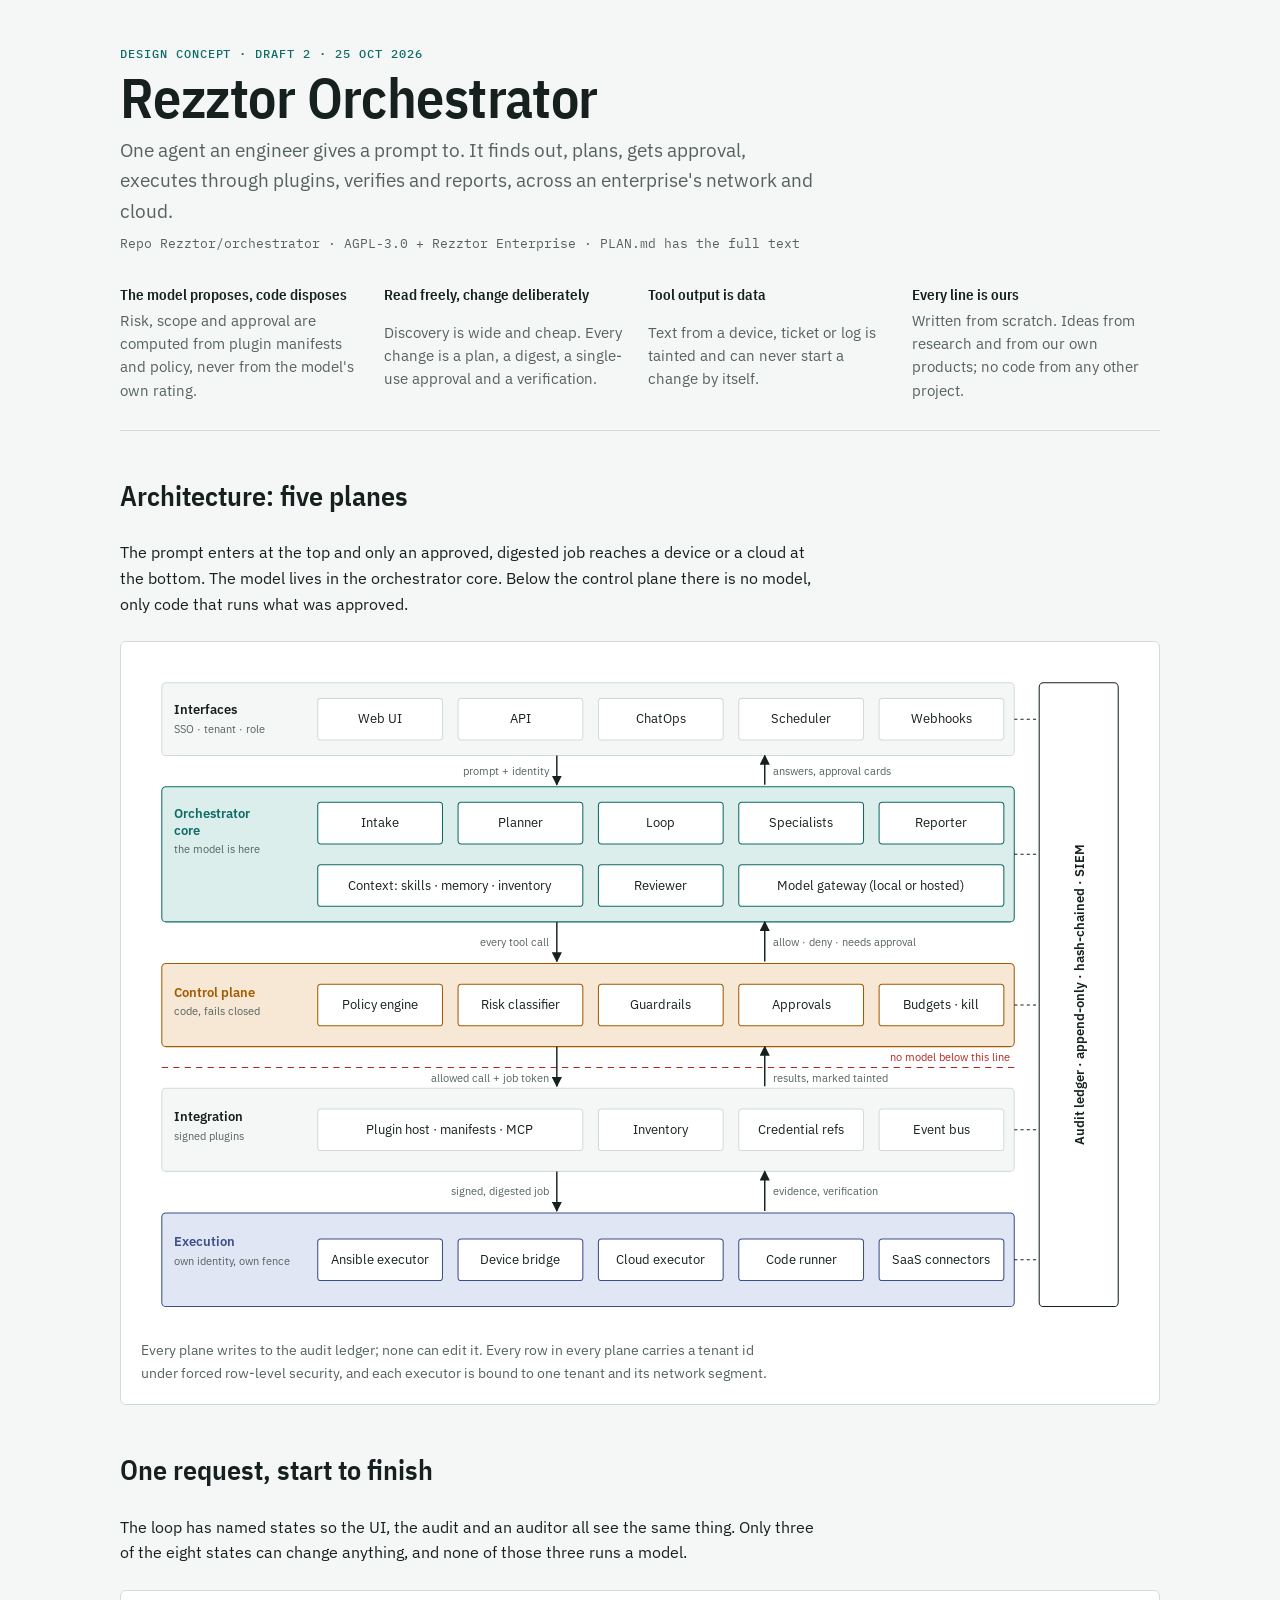
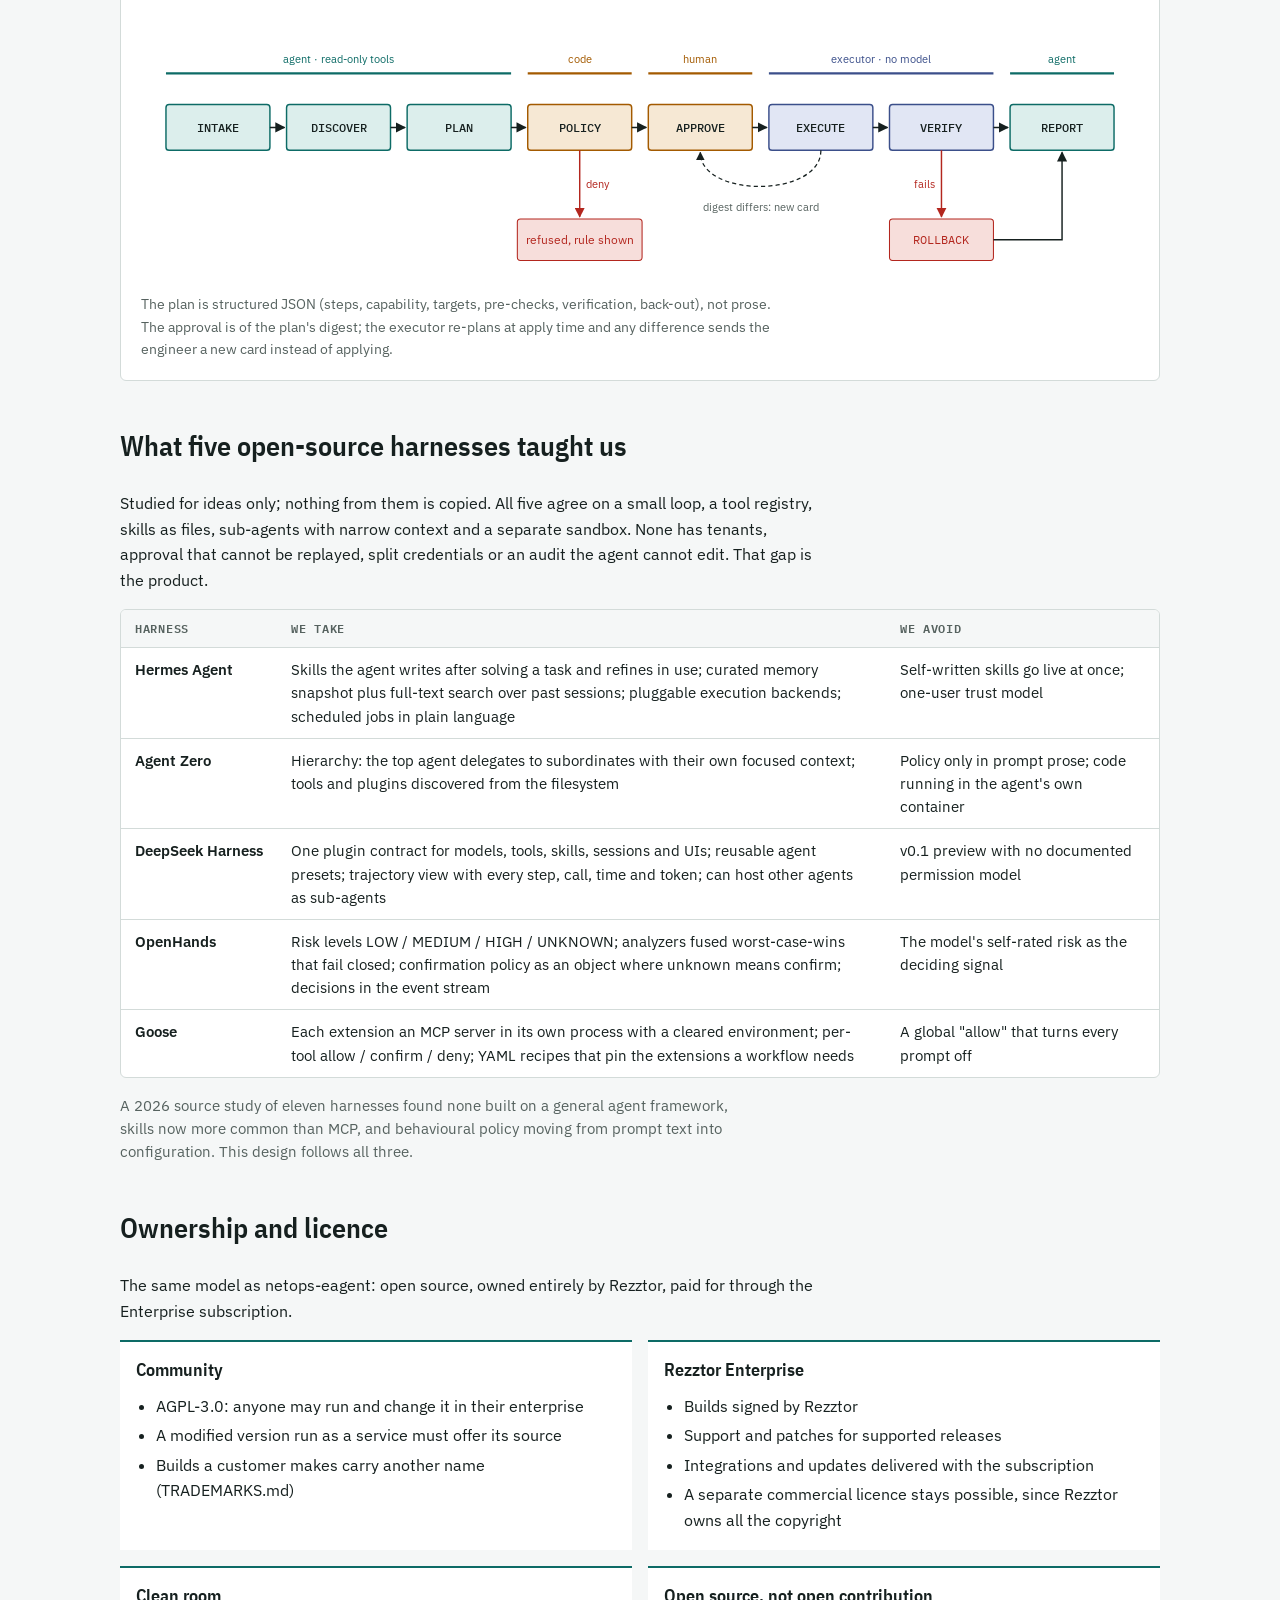
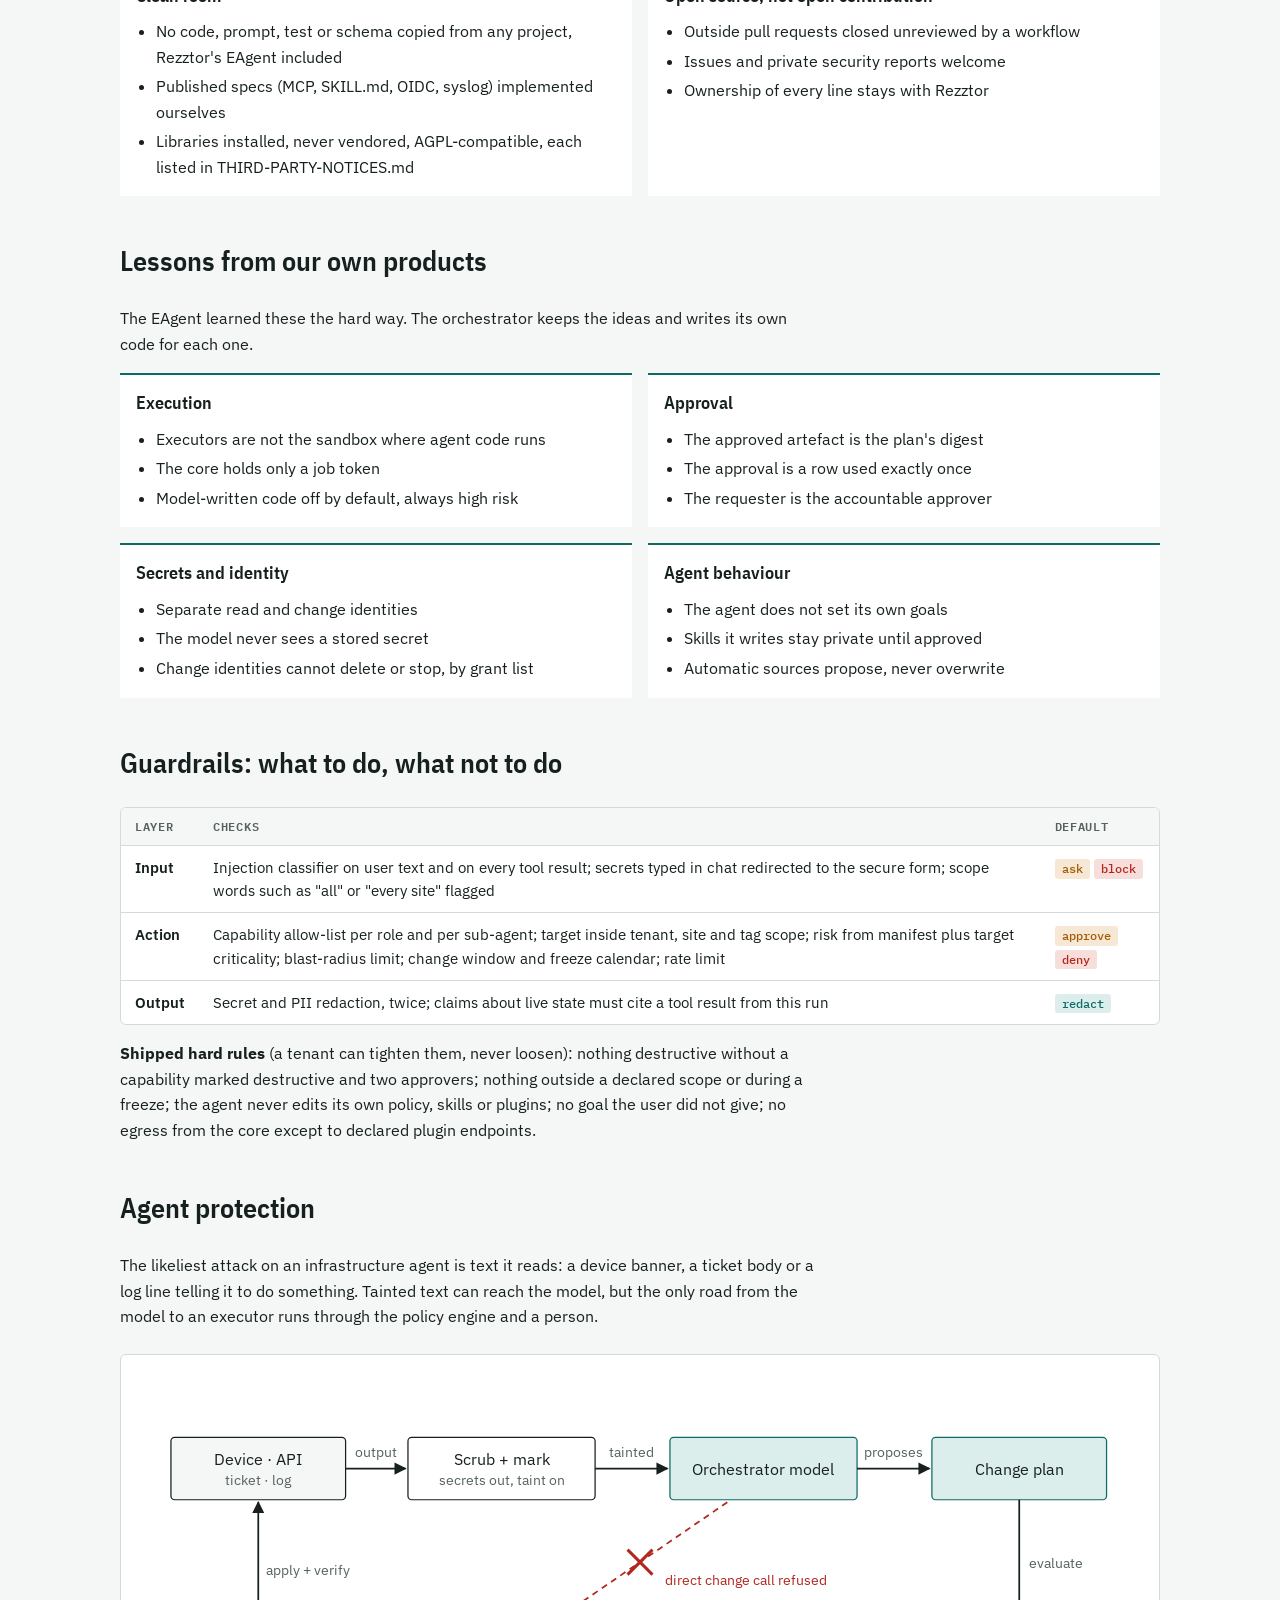
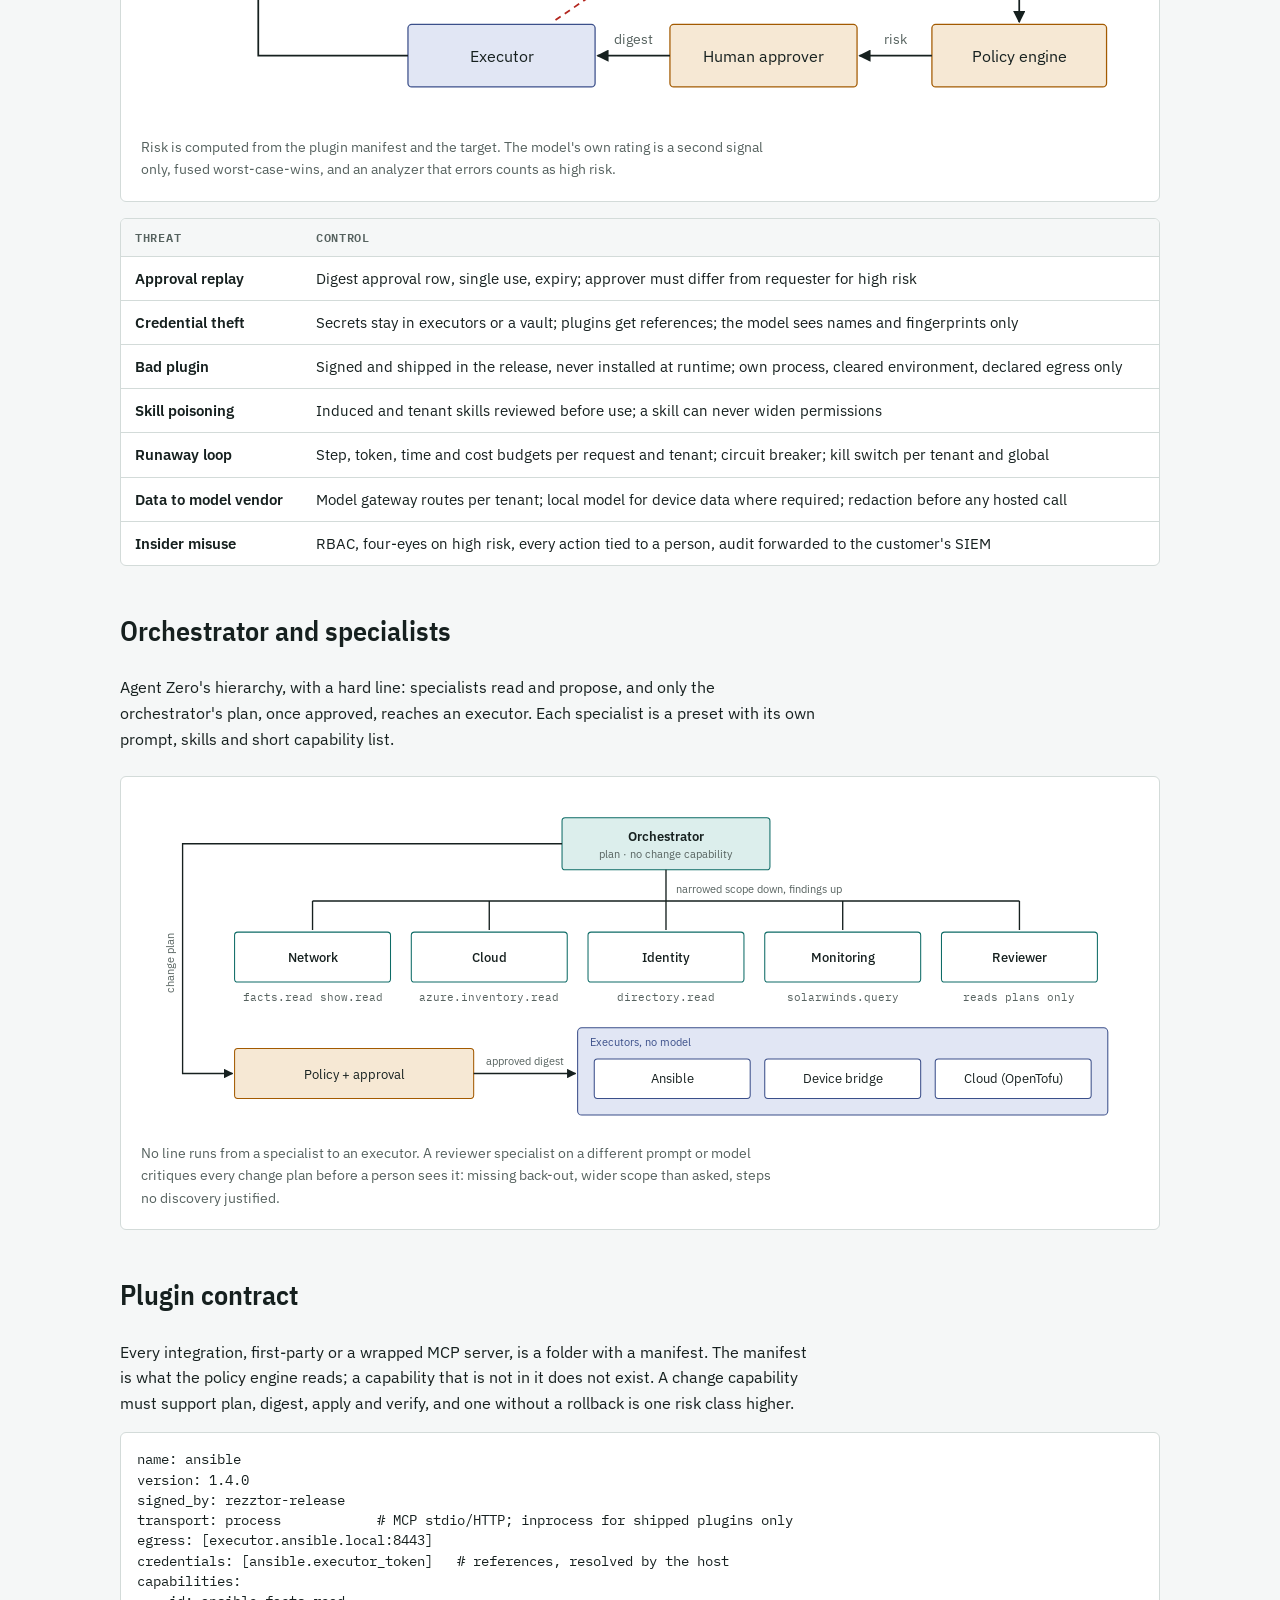
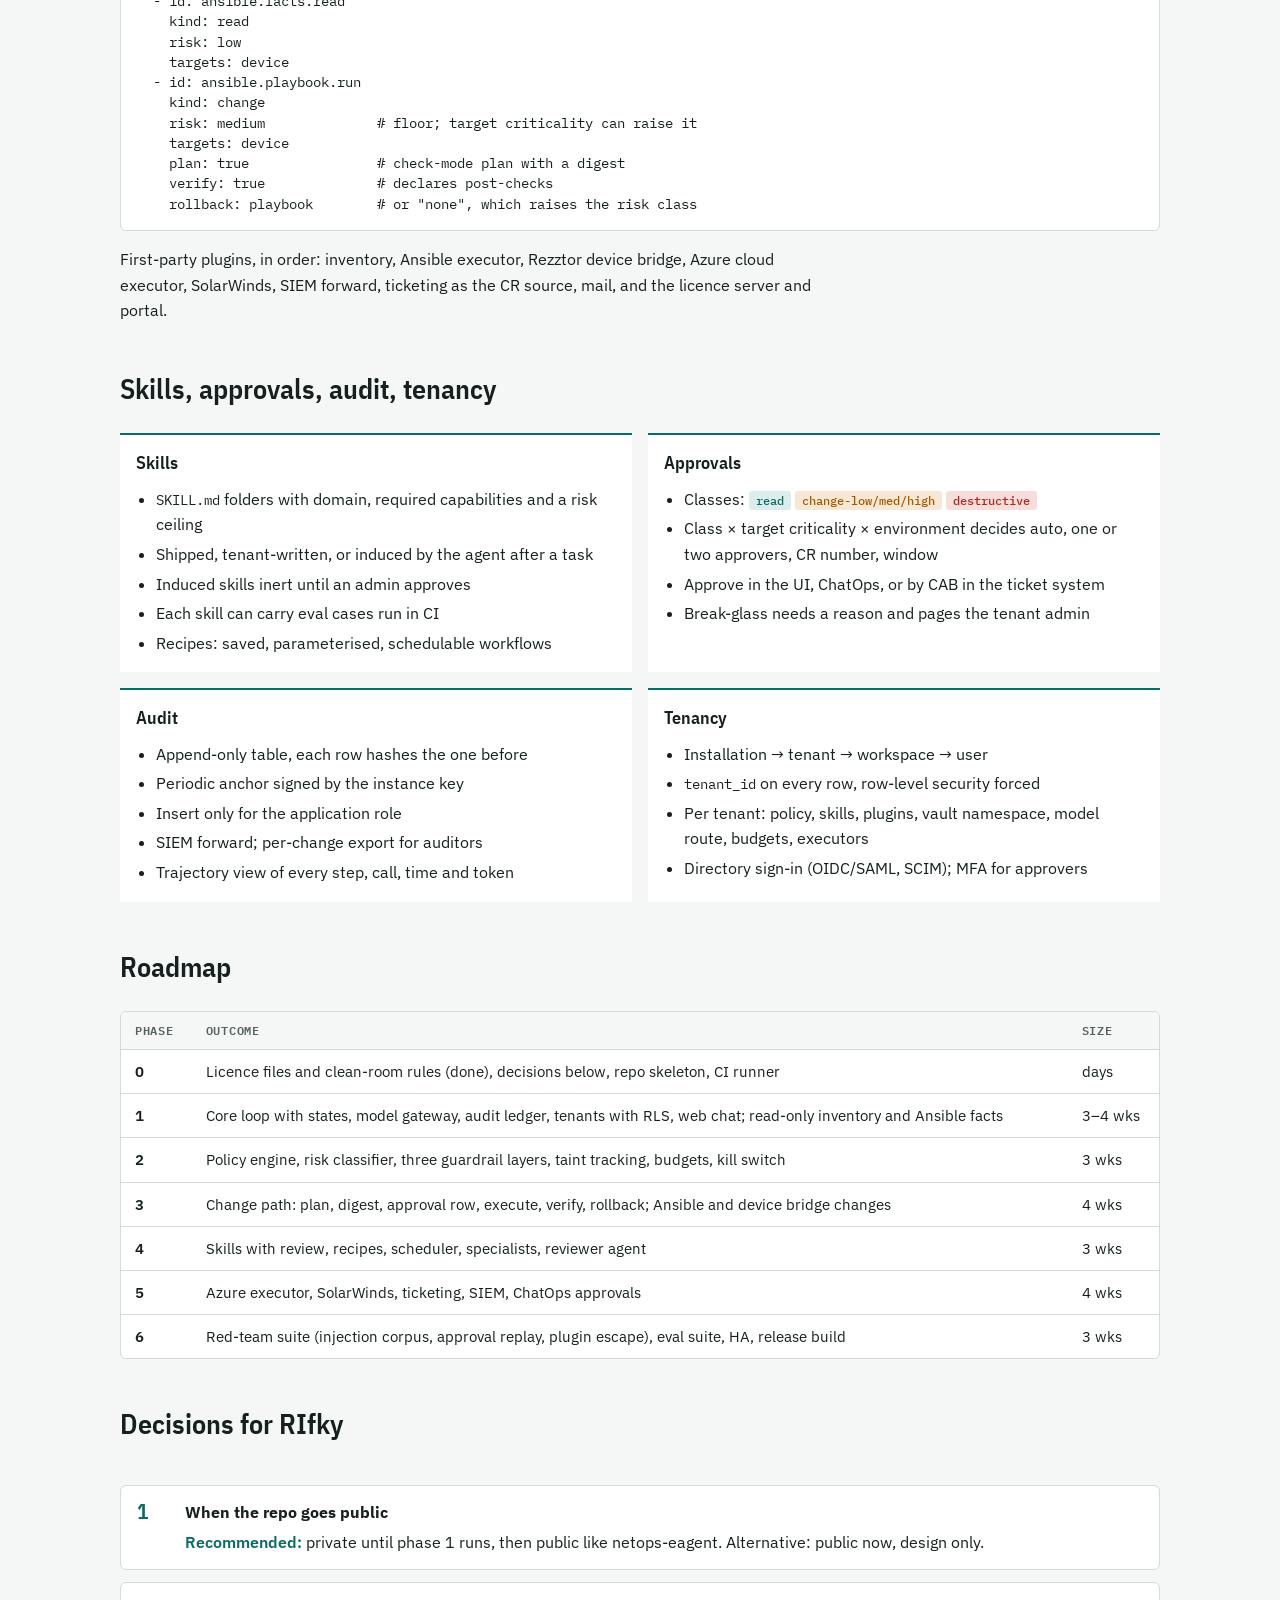
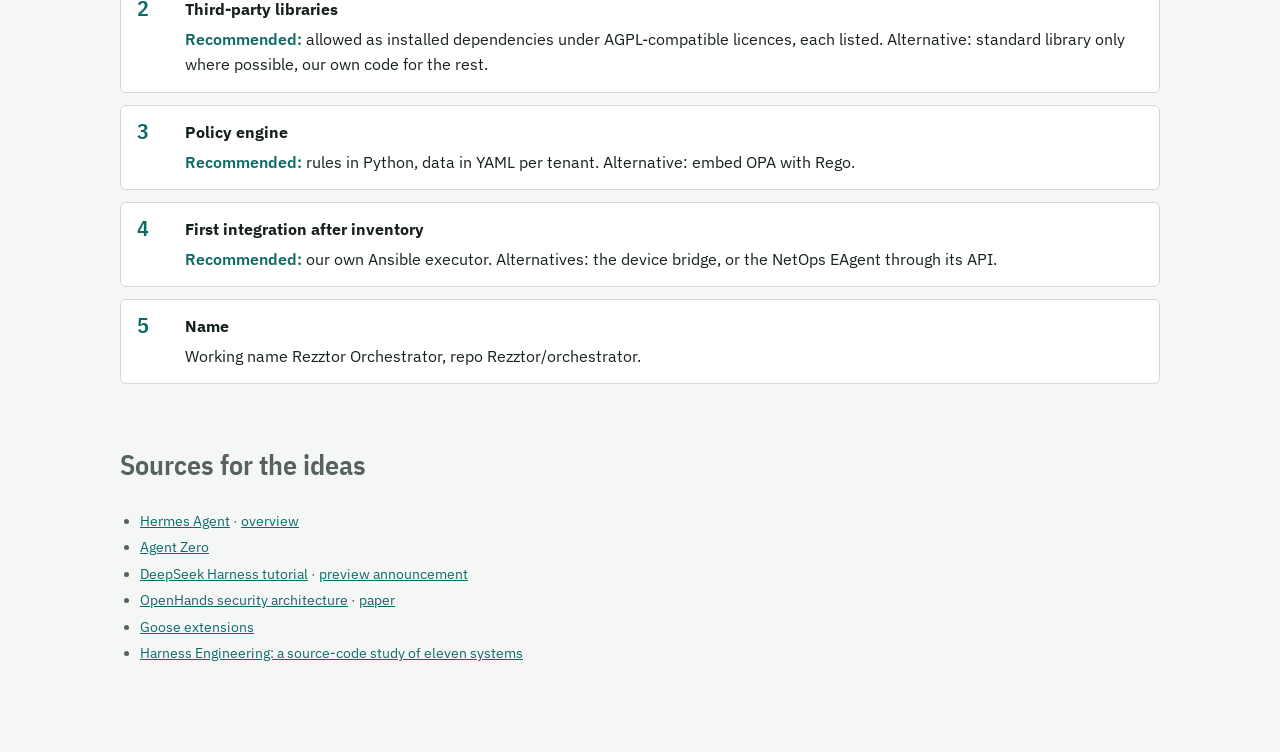
<file: design/index.html>
<!doctype html>
<html lang="en">
<head>
<meta charset="utf-8">
<meta name="viewport" content="width=device-width, initial-scale=1, viewport-fit=cover">
<title>Rezztor Orchestrator</title>
<meta name="claude:viewport-fit-sides" content="cover">
<link rel="preconnect" href="https://fonts.googleapis.com">
<link rel="stylesheet" href="https://fonts.googleapis.com/css2?family=IBM+Plex+Sans+Condensed:wght@500;600&family=IBM+Plex+Sans:wght@400;500;600&family=IBM+Plex+Mono:wght@400;500&display=swap">
<style>
/* Layout: one reading column, diagrams break out wider; planes colour-coded the same way in every figure */
:root {
  --bg: #f5f7f7;
  --surface: #ffffff;
  --fg: #16201f;
  --muted: #56625f;
  --line: #d3dbd9;
  --accent: #0d6b66;      /* Rezztor deep teal */
  --accent-soft: #dceeec;
  --gate: #a35a00;        /* human approval */
  --gate-soft: #f6e8d4;
  --deny: #b3261e;
  --deny-soft: #f7dedb;
  --exec: #3b4f8a;        /* execution plane, no model */
  --exec-soft: #e1e6f4;
  --display: "IBM Plex Sans Condensed", "Arial Narrow", system-ui, sans-serif;
  --body: "IBM Plex Sans", system-ui, -apple-system, "Segoe UI", sans-serif;
  --mono: "IBM Plex Mono", ui-monospace, "SFMono-Regular", Menlo, monospace;
}
@media (prefers-color-scheme: dark) {
  :root:not([data-theme="light"]) {
    --bg: #0f1514; --surface: #161e1d; --fg: #e3ebe9; --muted: #9aa8a5; --line: #2a3634;
    --accent: #4fc2b9; --accent-soft: #163331; --gate: #f0a64a; --gate-soft: #3a2a14;
    --deny: #f28b82; --deny-soft: #3d1c1a; --exec: #9fb2ef; --exec-soft: #1d2440;
    color-scheme: dark;
  }
}
:root[data-theme="dark"] {
  --bg: #0f1514; --surface: #161e1d; --fg: #e3ebe9; --muted: #9aa8a5; --line: #2a3634;
  --accent: #4fc2b9; --accent-soft: #163331; --gate: #f0a64a; --gate-soft: #3a2a14;
  --deny: #f28b82; --deny-soft: #3d1c1a; --exec: #9fb2ef; --exec-soft: #1d2440;
  color-scheme: dark;
}
body { background: var(--bg); color: var(--fg); font: 16px/1.6 var(--body); }
.wrap { max-width: 1040px; margin: 0 auto; padding-block: 40px 80px;
  padding-left: max(16px, env(safe-area-inset-left, 0px)); padding-right: max(16px, env(safe-area-inset-right, 0px)); }
.prose { max-width: 70ch; }
header { display: grid; gap: 8px; padding-bottom: 28px; border-bottom: 1px solid var(--line); }
.eyebrow { font: 500 12px/1 var(--mono); letter-spacing: .08em; text-transform: uppercase; color: var(--accent); }
h1 { font: 600 clamp(36px, 6vw, 56px)/1.05 var(--display); margin: 0; text-wrap: balance; letter-spacing: -.01em; }
h2 { font: 600 28px/1.2 var(--display); margin: 0 0 12px; text-wrap: balance; }
h3 { font: 600 18px/1.3 var(--display); margin: 0 0 6px; }
.lede { font-size: 19px; color: var(--muted); margin: 0; max-width: 64ch; }
.meta { font: 13px/1.5 var(--mono); color: var(--muted); }
section { padding-top: 48px; display: grid; gap: 16px; }
p { margin: 0; }
figure { margin: 8px 0 0; background: var(--surface); border: 1px solid var(--line); border-radius: 6px; padding: 20px; overflow-x: auto; }
figure svg { display: block; width: 100%; min-width: 720px; height: auto; color: var(--fg); font-family: var(--body); }
figcaption { margin-top: 12px; font-size: 14px; color: var(--muted); max-width: 80ch; }
.tablewrap { overflow-x: auto; border: 1px solid var(--line); border-radius: 6px; background: var(--surface); }
table { border-collapse: collapse; width: 100%; font-size: 14.5px; }
th, td { text-align: left; vertical-align: top; padding: 10px 14px; border-bottom: 1px solid var(--line); }
th { font: 600 12px/1.4 var(--mono); text-transform: uppercase; letter-spacing: .06em; color: var(--muted); background: var(--bg); }
tr:last-child td { border-bottom: 0; }
td:first-child { font-weight: 600; white-space: nowrap; }
code, pre { font-family: var(--mono); font-size: 13.5px; }
pre { margin: 0; background: var(--surface); border: 1px solid var(--line); border-radius: 6px; padding: 16px; overflow-x: auto; line-height: 1.5; }
.grid { display: grid; grid-template-columns: repeat(auto-fit, minmax(min(100%, 420px), 1fr)); gap: 16px; }
.grid > div { min-width: 0; display: grid; gap: 6px; align-content: start; padding: 16px; border-top: 2px solid var(--accent); background: var(--surface); }
ul { margin: 0; padding-left: 20px; display: grid; gap: 4px; }
.tag { display: inline-block; font: 500 11.5px/1 var(--mono); padding: 4px 7px; border-radius: 3px; white-space: nowrap; }
.t-read { background: var(--accent-soft); color: var(--accent); }
.t-gate { background: var(--gate-soft); color: var(--gate); }
.t-deny { background: var(--deny-soft); color: var(--deny); }
.t-exec { background: var(--exec-soft); color: var(--exec); }
.decisions { display: grid; gap: 12px; counter-reset: d; padding: 0; list-style: none; }
.decisions li { counter-increment: d; display: grid; grid-template-columns: 36px 1fr; gap: 12px; background: var(--surface); border: 1px solid var(--line); border-radius: 6px; padding: 14px 16px; }
.decisions li::before { content: counter(d); font: 600 22px/1 var(--display); color: var(--accent); }
.decisions li > div { min-width: 0; display: grid; gap: 4px; }
.rec { font-weight: 600; color: var(--accent); }
.summary { display: grid; grid-template-columns: repeat(auto-fit, minmax(220px, 1fr)); gap: 16px; margin-top: 24px; }
.summary div { min-width: 0; display: grid; gap: 4px; }
.summary b { font: 600 15px/1.3 var(--display); }
.summary span { font-size: 14.5px; color: var(--muted); }
a { color: var(--accent); }
a:focus-visible { outline: 2px solid var(--accent); outline-offset: 2px; }
.sources { font-size: 14px; color: var(--muted); }
</style>
</head>
<body>

<div class="wrap">
<header>
  <div class="eyebrow">Design concept · draft 2 · 25 Oct 2026</div>
  <h1>Rezztor Orchestrator</h1>
  <p class="lede">One agent an engineer gives a prompt to. It finds out, plans, gets approval, executes through plugins, verifies and reports, across an enterprise's network and cloud.</p>
  <div class="meta">Repo Rezztor/orchestrator · AGPL-3.0 + Rezztor Enterprise · PLAN.md has the full text</div>
  <div class="summary">
    <div><b>The model proposes, code disposes</b><span>Risk, scope and approval are computed from plugin manifests and policy, never from the model's own rating.</span></div>
    <div><b>Read freely, change deliberately</b><span>Discovery is wide and cheap. Every change is a plan, a digest, a single-use approval and a verification.</span></div>
    <div><b>Tool output is data</b><span>Text from a device, ticket or log is tainted and can never start a change by itself.</span></div>
    <div><b>Every line is ours</b><span>Written from scratch. Ideas from research and from our own products; no code from any other project.</span></div>
  </div>
</header>

<section id="architecture">
  <h2>Architecture: five planes</h2>
  <p class="prose">The prompt enters at the top and only an approved, digested job reaches a device or a cloud at the bottom. The model lives in the orchestrator core. Below the control plane there is no model, only code that runs what was approved.</p>
  <figure>
    <svg viewBox="0 0 960 640" role="img" aria-label="Five planes from interfaces to execution, with the audit ledger beside all of them and no model below the control plane">
      <defs>
        <marker id="a1" viewBox="0 0 10 10" refX="9" refY="5" markerWidth="7" markerHeight="7" orient="auto-start-reverse"><path d="M0 0L10 5L0 10z" fill="currentColor"/></marker>
      </defs>
      <g font-size="12.5" text-anchor="middle">
        <!-- Interfaces -->
        <rect style="fill:var(--bg);stroke:var(--line)" x="20" y="20" width="820" height="70" rx="4"/>
        <text x="32" y="50" text-anchor="start" font-weight="600" fill="currentColor">Interfaces</text>
        <text style="fill:var(--muted)" x="32" y="68" text-anchor="start" font-size="11">SSO · tenant · role</text>
        <g style="fill:var(--surface);stroke:var(--line)">
          <rect x="170" y="35" width="120" height="40" rx="3"/><rect x="305" y="35" width="120" height="40" rx="3"/><rect x="440" y="35" width="120" height="40" rx="3"/><rect x="575" y="35" width="120" height="40" rx="3"/><rect x="710" y="35" width="120" height="40" rx="3"/>
        </g>
        <g fill="currentColor"><text x="230" y="59">Web UI</text><text x="365" y="59">API</text><text x="500" y="59">ChatOps</text><text x="635" y="59">Scheduler</text><text x="770" y="59">Webhooks</text></g>

        <!-- Core -->
        <rect style="fill:var(--accent-soft);stroke:var(--accent)" x="20" y="120" width="820" height="130" rx="4"/>
        <text style="fill:var(--accent)" x="32" y="150" text-anchor="start" font-weight="600">Orchestrator</text>
        <text style="fill:var(--accent)" x="32" y="166" text-anchor="start" font-weight="600">core</text>
        <text style="fill:var(--muted)" x="32" y="184" text-anchor="start" font-size="11">the model is here</text>
        <g style="fill:var(--surface);stroke:var(--accent)">
          <rect x="170" y="135" width="120" height="40" rx="3"/><rect x="305" y="135" width="120" height="40" rx="3"/><rect x="440" y="135" width="120" height="40" rx="3"/><rect x="575" y="135" width="120" height="40" rx="3"/><rect x="710" y="135" width="120" height="40" rx="3"/>
          <rect x="170" y="195" width="255" height="40" rx="3"/><rect x="440" y="195" width="120" height="40" rx="3"/><rect x="575" y="195" width="255" height="40" rx="3"/>
        </g>
        <g fill="currentColor"><text x="230" y="159">Intake</text><text x="365" y="159">Planner</text><text x="500" y="159">Loop</text><text x="635" y="159">Specialists</text><text x="770" y="159">Reporter</text>
          <text x="297" y="219">Context: skills · memory · inventory</text><text x="500" y="219">Reviewer</text><text x="702" y="219">Model gateway (local or hosted)</text></g>

        <!-- Control -->
        <rect style="fill:var(--gate-soft);stroke:var(--gate)" x="20" y="290" width="820" height="80" rx="4"/>
        <text style="fill:var(--gate)" x="32" y="322" text-anchor="start" font-weight="600">Control plane</text>
        <text style="fill:var(--muted)" x="32" y="340" text-anchor="start" font-size="11">code, fails closed</text>
        <g style="fill:var(--surface);stroke:var(--gate)">
          <rect x="170" y="310" width="120" height="40" rx="3"/><rect x="305" y="310" width="120" height="40" rx="3"/><rect x="440" y="310" width="120" height="40" rx="3"/><rect x="575" y="310" width="120" height="40" rx="3"/><rect x="710" y="310" width="120" height="40" rx="3"/>
        </g>
        <g fill="currentColor"><text x="230" y="334">Policy engine</text><text x="365" y="334">Risk classifier</text><text x="500" y="334">Guardrails</text><text x="635" y="334">Approvals</text><text x="770" y="334">Budgets · kill</text></g>

        <line style="stroke:var(--deny)" x1="20" y1="390" x2="840" y2="390" stroke-dasharray="6 5"/>
        <text style="fill:var(--deny)" x="836" y="384" text-anchor="end" font-size="11">no model below this line</text>

        <!-- Integration -->
        <rect style="fill:var(--bg);stroke:var(--line)" x="20" y="410" width="820" height="80" rx="4"/>
        <text x="32" y="442" text-anchor="start" font-weight="600" fill="currentColor">Integration</text>
        <text style="fill:var(--muted)" x="32" y="460" text-anchor="start" font-size="11">signed plugins</text>
        <g style="fill:var(--surface);stroke:var(--line)">
          <rect x="170" y="430" width="255" height="40" rx="3"/><rect x="440" y="430" width="120" height="40" rx="3"/><rect x="575" y="430" width="120" height="40" rx="3"/><rect x="710" y="430" width="120" height="40" rx="3"/>
        </g>
        <g fill="currentColor"><text x="297" y="454">Plugin host · manifests · MCP</text><text x="500" y="454">Inventory</text><text x="635" y="454">Credential refs</text><text x="770" y="454">Event bus</text></g>

        <!-- Execution -->
        <rect style="fill:var(--exec-soft);stroke:var(--exec)" x="20" y="530" width="820" height="90" rx="4"/>
        <text style="fill:var(--exec)" x="32" y="562" text-anchor="start" font-weight="600">Execution</text>
        <text style="fill:var(--muted)" x="32" y="580" text-anchor="start" font-size="11">own identity, own fence</text>
        <g style="fill:var(--surface);stroke:var(--exec)">
          <rect x="170" y="555" width="120" height="40" rx="3"/><rect x="305" y="555" width="120" height="40" rx="3"/><rect x="440" y="555" width="120" height="40" rx="3"/><rect x="575" y="555" width="120" height="40" rx="3"/><rect x="710" y="555" width="120" height="40" rx="3"/>
        </g>
        <g fill="currentColor"><text x="230" y="579">Ansible executor</text><text x="365" y="579">Device bridge</text><text x="500" y="579">Cloud executor</text><text x="635" y="579">Code runner</text><text x="770" y="579">SaaS connectors</text></g>

        <!-- Arrows between planes -->
        <g stroke="currentColor" stroke-width="1.4" fill="none">
          <line x1="400" y1="90" x2="400" y2="118" marker-end="url(#a1)"/>
          <line x1="600" y1="118" x2="600" y2="90" marker-end="url(#a1)"/>
          <line x1="400" y1="250" x2="400" y2="288" marker-end="url(#a1)"/>
          <line x1="600" y1="288" x2="600" y2="250" marker-end="url(#a1)"/>
          <line x1="400" y1="370" x2="400" y2="408" marker-end="url(#a1)"/>
          <line x1="600" y1="408" x2="600" y2="370" marker-end="url(#a1)"/>
          <line x1="400" y1="490" x2="400" y2="528" marker-end="url(#a1)"/>
          <line x1="600" y1="528" x2="600" y2="490" marker-end="url(#a1)"/>
        </g>
        <g style="fill:var(--muted)" font-size="11" text-anchor="end">
          <text x="392" y="109">prompt + identity</text>
          <text x="392" y="273">every tool call</text>
          <text x="392" y="404">allowed call + job token</text>
          <text x="392" y="513">signed, digested job</text>
        </g>
        <g style="fill:var(--muted)" font-size="11" text-anchor="start">
          <text x="608" y="109">answers, approval cards</text>
          <text x="608" y="273">allow · deny · needs approval</text>
          <text x="608" y="404">results, marked tainted</text>
          <text x="608" y="513">evidence, verification</text>
        </g>

        <!-- Audit -->
        <rect style="fill:var(--surface)" x="864" y="20" width="76" height="600" rx="4" stroke="currentColor"/>
        <text transform="translate(907 320) rotate(-90)" font-weight="600" fill="currentColor">Audit ledger · append-only · hash-chained · SIEM</text>
        <g stroke="currentColor" stroke-dasharray="3 3"><line x1="840" y1="55" x2="864" y2="55"/><line x1="840" y1="185" x2="864" y2="185"/><line x1="840" y1="330" x2="864" y2="330"/><line x1="840" y1="450" x2="864" y2="450"/><line x1="840" y1="575" x2="864" y2="575"/></g>
      </g>
    </svg>
    <figcaption>Every plane writes to the audit ledger; none can edit it. Every row in every plane carries a tenant id under forced row-level security, and each executor is bound to one tenant and its network segment.</figcaption>
  </figure>
</section>

<section id="lifecycle">
  <h2>One request, start to finish</h2>
  <p class="prose">The loop has named states so the UI, the audit and an auditor all see the same thing. Only three of the eight states can change anything, and none of those three runs a model.</p>
  <figure>
    <svg viewBox="0 0 960 260" role="img" aria-label="Request states: intake, discover, plan, policy, approve, execute, verify, report, with refusal, supersede and rollback branches">
      <defs>
        <marker id="a2" viewBox="0 0 10 10" refX="9" refY="5" markerWidth="7" markerHeight="7" orient="auto-start-reverse"><path d="M0 0L10 5L0 10z" fill="currentColor"/></marker>
        <marker id="a2r" viewBox="0 0 10 10" refX="9" refY="5" markerWidth="7" markerHeight="7" orient="auto-start-reverse"><path style="fill:var(--deny)" d="M0 0L10 5L0 10z"/></marker>
      </defs>
      <g font-size="12" text-anchor="middle">
        <g font-size="11">
          <line style="stroke:var(--accent)" x1="24" y1="60" x2="356" y2="60" stroke-width="2"/><text style="fill:var(--accent)" x="190" y="50">agent · read-only tools</text>
          <line style="stroke:var(--gate)" x1="372" y1="60" x2="472" y2="60" stroke-width="2"/><text style="fill:var(--gate)" x="422" y="50">code</text>
          <line style="stroke:var(--gate)" x1="488" y1="60" x2="588" y2="60" stroke-width="2"/><text style="fill:var(--gate)" x="538" y="50">human</text>
          <line style="stroke:var(--exec)" x1="604" y1="60" x2="820" y2="60" stroke-width="2"/><text style="fill:var(--exec)" x="712" y="50">executor · no model</text>
          <line style="stroke:var(--accent)" x1="836" y1="60" x2="936" y2="60" stroke-width="2"/><text style="fill:var(--accent)" x="886" y="50">agent</text>
        </g>
        <g stroke-width="1.4">
          <rect style="fill:var(--accent-soft);stroke:var(--accent)" x="24" y="90" width="100" height="44" rx="3"/>
          <rect style="fill:var(--accent-soft);stroke:var(--accent)" x="140" y="90" width="100" height="44" rx="3"/>
          <rect style="fill:var(--accent-soft);stroke:var(--accent)" x="256" y="90" width="100" height="44" rx="3"/>
          <rect style="fill:var(--gate-soft);stroke:var(--gate)" x="372" y="90" width="100" height="44" rx="3"/>
          <rect style="fill:var(--gate-soft);stroke:var(--gate)" x="488" y="90" width="100" height="44" rx="3"/>
          <rect style="fill:var(--exec-soft);stroke:var(--exec)" x="604" y="90" width="100" height="44" rx="3"/>
          <rect style="fill:var(--exec-soft);stroke:var(--exec)" x="720" y="90" width="100" height="44" rx="3"/>
          <rect style="fill:var(--accent-soft);stroke:var(--accent)" x="836" y="90" width="100" height="44" rx="3"/>
        </g>
        <g style="font-family:var(--mono)" font-weight="500" fill="currentColor">
          <text x="74" y="116">INTAKE</text><text x="190" y="116">DISCOVER</text><text x="306" y="116">PLAN</text><text x="422" y="116">POLICY</text>
          <text x="538" y="116">APPROVE</text><text x="654" y="116">EXECUTE</text><text x="770" y="116">VERIFY</text><text x="886" y="116">REPORT</text>
        </g>
        <g stroke="currentColor" stroke-width="1.4">
          <line x1="124" y1="112" x2="138" y2="112" marker-end="url(#a2)"/><line x1="240" y1="112" x2="254" y2="112" marker-end="url(#a2)"/><line x1="356" y1="112" x2="370" y2="112" marker-end="url(#a2)"/><line x1="472" y1="112" x2="486" y2="112" marker-end="url(#a2)"/><line x1="588" y1="112" x2="602" y2="112" marker-end="url(#a2)"/><line x1="704" y1="112" x2="718" y2="112" marker-end="url(#a2)"/><line x1="820" y1="112" x2="834" y2="112" marker-end="url(#a2)"/>
        </g>
        <!-- policy deny -->
        <line style="stroke:var(--deny)" x1="422" y1="134" x2="422" y2="198" stroke-width="1.4" marker-end="url(#a2r)"/>
        <text style="fill:var(--deny)" x="428" y="170" text-anchor="start" font-size="11">deny</text>
        <rect style="fill:var(--deny-soft);stroke:var(--deny)" x="362" y="200" width="120" height="40" rx="3"/>
        <text style="fill:var(--deny)" x="422" y="224">refused, rule shown</text>
        <!-- supersede -->
        <path d="M654 134 C654 180 538 180 538 136" fill="none" stroke="currentColor" stroke-width="1.2" stroke-dasharray="4 3" marker-end="url(#a2)"/>
        <text style="fill:var(--muted)" x="596" y="192" font-size="11">digest differs: new card</text>
        <!-- verify fail -->
        <line style="stroke:var(--deny)" x1="770" y1="134" x2="770" y2="198" stroke-width="1.4" marker-end="url(#a2r)"/>
        <text style="fill:var(--deny)" x="764" y="170" text-anchor="end" font-size="11">fails</text>
        <rect style="fill:var(--deny-soft);stroke:var(--deny)" x="720" y="200" width="100" height="40" rx="3"/>
        <text style="font-family:var(--mono);fill:var(--deny)" x="770" y="224">ROLLBACK</text>
        <path d="M820 220 H886 V136" fill="none" stroke="currentColor" stroke-width="1.4" marker-end="url(#a2)"/>
      </g>
    </svg>
    <figcaption>The plan is structured JSON (steps, capability, targets, pre-checks, verification, back-out), not prose. The approval is of the plan's digest; the executor re-plans at apply time and any difference sends the engineer a new card instead of applying.</figcaption>
  </figure>
</section>

<section id="research">
  <h2>What five open-source harnesses taught us</h2>
  <p class="prose">Studied for ideas only; nothing from them is copied. All five agree on a small loop, a tool registry, skills as files, sub-agents with narrow context and a separate sandbox. None has tenants, approval that cannot be replayed, split credentials or an audit the agent cannot edit. That gap is the product.</p>
  <div class="tablewrap"><table>
    <thead><tr><th>Harness</th><th>We take</th><th>We avoid</th></tr></thead>
    <tbody>
      <tr><td>Hermes Agent</td><td>Skills the agent writes after solving a task and refines in use; curated memory snapshot plus full-text search over past sessions; pluggable execution backends; scheduled jobs in plain language</td><td>Self-written skills go live at once; one-user trust model</td></tr>
      <tr><td>Agent Zero</td><td>Hierarchy: the top agent delegates to subordinates with their own focused context; tools and plugins discovered from the filesystem</td><td>Policy only in prompt prose; code running in the agent's own container</td></tr>
      <tr><td>DeepSeek Harness</td><td>One plugin contract for models, tools, skills, sessions and UIs; reusable agent presets; trajectory view with every step, call, time and token; can host other agents as sub-agents</td><td>v0.1 preview with no documented permission model</td></tr>
      <tr><td>OpenHands</td><td>Risk levels LOW / MEDIUM / HIGH / UNKNOWN; analyzers fused worst-case-wins that fail closed; confirmation policy as an object where unknown means confirm; decisions in the event stream</td><td>The model's self-rated risk as the deciding signal</td></tr>
      <tr><td>Goose</td><td>Each extension an MCP server in its own process with a cleared environment; per-tool allow / confirm / deny; YAML recipes that pin the extensions a workflow needs</td><td>A global "allow" that turns every prompt off</td></tr>
    </tbody>
  </table></div>
  <p class="prose" style="color:var(--muted);font-size:14.5px">A 2026 source study of eleven harnesses found none built on a general agent framework, skills now more common than MCP, and behavioural policy moving from prompt text into configuration. This design follows all three.</p>
</section>

<section id="licence">
  <h2>Ownership and licence</h2>
  <p class="prose">The same model as netops-eagent: open source, owned entirely by Rezztor, paid for through the Enterprise subscription.</p>
  <div class="grid">
    <div><h3>Community</h3><ul><li>AGPL-3.0: anyone may run and change it in their enterprise</li><li>A modified version run as a service must offer its source</li><li>Builds a customer makes carry another name (TRADEMARKS.md)</li></ul></div>
    <div><h3>Rezztor Enterprise</h3><ul><li>Builds signed by Rezztor</li><li>Support and patches for supported releases</li><li>Integrations and updates delivered with the subscription</li><li>A separate commercial licence stays possible, since Rezztor owns all the copyright</li></ul></div>
    <div><h3>Clean room</h3><ul><li>No code, prompt, test or schema copied from any project, Rezztor's EAgent included</li><li>Published specs (MCP, SKILL.md, OIDC, syslog) implemented ourselves</li><li>Libraries installed, never vendored, AGPL-compatible, each listed in THIRD-PARTY-NOTICES.md</li></ul></div>
    <div><h3>Open source, not open contribution</h3><ul><li>Outside pull requests closed unreviewed by a workflow</li><li>Issues and private security reports welcome</li><li>Ownership of every line stays with Rezztor</li></ul></div>
  </div>
</section>

<section id="lessons">
  <h2>Lessons from our own products</h2>
  <p class="prose">The EAgent learned these the hard way. The orchestrator keeps the ideas and writes its own code for each one.</p>
  <div class="grid">
    <div><h3>Execution</h3><ul><li>Executors are not the sandbox where agent code runs</li><li>The core holds only a job token</li><li>Model-written code off by default, always high risk</li></ul></div>
    <div><h3>Approval</h3><ul><li>The approved artefact is the plan's digest</li><li>The approval is a row used exactly once</li><li>The requester is the accountable approver</li></ul></div>
    <div><h3>Secrets and identity</h3><ul><li>Separate read and change identities</li><li>The model never sees a stored secret</li><li>Change identities cannot delete or stop, by grant list</li></ul></div>
    <div><h3>Agent behaviour</h3><ul><li>The agent does not set its own goals</li><li>Skills it writes stay private until approved</li><li>Automatic sources propose, never overwrite</li></ul></div>
  </div>
</section>

<section id="guardrails">
  <h2>Guardrails: what to do, what not to do</h2>
  <div class="tablewrap"><table>
    <thead><tr><th>Layer</th><th>Checks</th><th>Default</th></tr></thead>
    <tbody>
      <tr><td>Input</td><td>Injection classifier on user text and on every tool result; secrets typed in chat redirected to the secure form; scope words such as "all" or "every site" flagged</td><td><span class="tag t-gate">ask</span> <span class="tag t-deny">block</span></td></tr>
      <tr><td>Action</td><td>Capability allow-list per role and per sub-agent; target inside tenant, site and tag scope; risk from manifest plus target criticality; blast-radius limit; change window and freeze calendar; rate limit</td><td><span class="tag t-gate">approve</span> <span class="tag t-deny">deny</span></td></tr>
      <tr><td>Output</td><td>Secret and PII redaction, twice; claims about live state must cite a tool result from this run</td><td><span class="tag t-read">redact</span></td></tr>
    </tbody>
  </table></div>
  <p class="prose"><b>Shipped hard rules</b> (a tenant can tighten them, never loosen): nothing destructive without a capability marked destructive and two approvers; nothing outside a declared scope or during a freeze; the agent never edits its own policy, skills or plugins; no goal the user did not give; no egress from the core except to declared plugin endpoints.</p>
</section>

<section id="protection">
  <h2>Agent protection</h2>
  <p class="prose">The likeliest attack on an infrastructure agent is text it reads: a device banner, a ticket body or a log line telling it to do something. Tainted text can reach the model, but the only road from the model to an executor runs through the policy engine and a person.</p>
  <figure>
    <svg viewBox="0 0 800 280" role="img" aria-label="Tool output is scrubbed and marked tainted; the model can only propose a plan, which goes through policy and a human before the executor applies it; a direct call from model to executor is refused">
      <defs>
        <marker id="a3" viewBox="0 0 10 10" refX="9" refY="5" markerWidth="7" markerHeight="7" orient="auto-start-reverse"><path d="M0 0L10 5L0 10z" fill="currentColor"/></marker>
      </defs>
      <g font-size="12.5" text-anchor="middle">
        <rect style="fill:var(--bg)" x="24" y="50" width="140" height="50" rx="3" stroke="currentColor"/><text x="94" y="72" fill="currentColor">Device · API</text><text style="fill:var(--muted)" x="94" y="88" font-size="11">ticket · log</text>
        <rect style="fill:var(--surface)" x="214" y="50" width="150" height="50" rx="3" stroke="currentColor"/><text x="289" y="72" fill="currentColor">Scrub + mark</text><text style="fill:var(--muted)" x="289" y="88" font-size="11">secrets out, taint on</text>
        <rect style="fill:var(--accent-soft);stroke:var(--accent)" x="424" y="50" width="150" height="50" rx="3"/><text x="499" y="80" fill="currentColor">Orchestrator model</text>
        <rect style="fill:var(--accent-soft);stroke:var(--accent)" x="634" y="50" width="140" height="50" rx="3"/><text x="704" y="80" fill="currentColor">Change plan</text>
        <rect style="fill:var(--gate-soft);stroke:var(--gate)" x="634" y="200" width="140" height="50" rx="3"/><text x="704" y="230" fill="currentColor">Policy engine</text>
        <rect style="fill:var(--gate-soft);stroke:var(--gate)" x="424" y="200" width="150" height="50" rx="3"/><text x="499" y="230" fill="currentColor">Human approver</text>
        <rect style="fill:var(--exec-soft);stroke:var(--exec)" x="214" y="200" width="150" height="50" rx="3"/><text x="289" y="230" fill="currentColor">Executor</text>
        <g stroke="currentColor" stroke-width="1.4" fill="none">
          <line x1="164" y1="75" x2="212" y2="75" marker-end="url(#a3)"/>
          <line x1="364" y1="75" x2="422" y2="75" marker-end="url(#a3)"/>
          <line x1="574" y1="75" x2="632" y2="75" marker-end="url(#a3)"/>
          <line x1="704" y1="100" x2="704" y2="198" marker-end="url(#a3)"/>
          <line x1="634" y1="225" x2="576" y2="225" marker-end="url(#a3)"/>
          <line x1="424" y1="225" x2="366" y2="225" marker-end="url(#a3)"/>
          <path d="M214 225 H94 V102" marker-end="url(#a3)"/>
        </g>
        <g style="fill:var(--muted)" font-size="11">
          <text x="188" y="66">output</text><text x="393" y="66">tainted</text><text x="603" y="66">proposes</text>
          <text x="712" y="155" text-anchor="start">evaluate</text><text x="605" y="216">risk</text><text x="395" y="216">digest</text>
          <text x="100" y="160" text-anchor="start">apply + verify</text>
        </g>
        <line style="stroke:var(--deny)" x1="470" y1="102" x2="330" y2="198" stroke-width="1.4" stroke-dasharray="5 4"/>
        <g style="stroke:var(--deny)" stroke-width="2.4"><line x1="390" y1="140" x2="410" y2="160"/><line x1="410" y1="140" x2="390" y2="160"/></g>
        <text style="fill:var(--deny)" x="420" y="168" text-anchor="start" font-size="11">direct change call refused</text>
      </g>
    </svg>
    <figcaption>Risk is computed from the plugin manifest and the target. The model's own rating is a second signal only, fused worst-case-wins, and an analyzer that errors counts as high risk.</figcaption>
  </figure>
  <div class="tablewrap"><table>
    <thead><tr><th>Threat</th><th>Control</th></tr></thead>
    <tbody>
      <tr><td>Approval replay</td><td>Digest approval row, single use, expiry; approver must differ from requester for high risk</td></tr>
      <tr><td>Credential theft</td><td>Secrets stay in executors or a vault; plugins get references; the model sees names and fingerprints only</td></tr>
      <tr><td>Bad plugin</td><td>Signed and shipped in the release, never installed at runtime; own process, cleared environment, declared egress only</td></tr>
      <tr><td>Skill poisoning</td><td>Induced and tenant skills reviewed before use; a skill can never widen permissions</td></tr>
      <tr><td>Runaway loop</td><td>Step, token, time and cost budgets per request and tenant; circuit breaker; kill switch per tenant and global</td></tr>
      <tr><td>Data to model vendor</td><td>Model gateway routes per tenant; local model for device data where required; redaction before any hosted call</td></tr>
      <tr><td>Insider misuse</td><td>RBAC, four-eyes on high risk, every action tied to a person, audit forwarded to the customer's SIEM</td></tr>
    </tbody>
  </table></div>
</section>

<section id="agents">
  <h2>Orchestrator and specialists</h2>
  <p class="prose">Agent Zero's hierarchy, with a hard line: specialists read and propose, and only the orchestrator's plan, once approved, reaches an executor. Each specialist is a preset with its own prompt, skills and short capability list.</p>
  <figure>
    <svg viewBox="0 0 960 320" role="img" aria-label="The orchestrator delegates to five specialists with narrowed read capabilities; only an approved plan digest reaches the executors">
      <defs>
        <marker id="a4" viewBox="0 0 10 10" refX="9" refY="5" markerWidth="7" markerHeight="7" orient="auto-start-reverse"><path d="M0 0L10 5L0 10z" fill="currentColor"/></marker>
      </defs>
      <g font-size="12.5" text-anchor="middle">
        <rect style="fill:var(--accent-soft);stroke:var(--accent)" x="405" y="20" width="200" height="50" rx="3"/>
        <text x="505" y="42" font-weight="600" fill="currentColor">Orchestrator</text><text style="fill:var(--muted)" x="505" y="59" font-size="11">plan · no change capability</text>
        <g stroke="currentColor" stroke-width="1.3" fill="none">
          <path d="M505 70 V100 M165 100 H845 M165 100 V128 M335 100 V128 M505 100 V128 M675 100 V128 M845 100 V128"/>
        </g>
        <text style="fill:var(--muted)" x="515" y="92" text-anchor="start" font-size="11">narrowed scope down, findings up</text>
        <g style="fill:var(--surface);stroke:var(--accent)">
          <rect x="90" y="130" width="150" height="48" rx="3"/><rect x="260" y="130" width="150" height="48" rx="3"/><rect x="430" y="130" width="150" height="48" rx="3"/><rect x="600" y="130" width="150" height="48" rx="3"/><rect x="770" y="130" width="150" height="48" rx="3"/>
        </g>
        <g fill="currentColor" font-weight="500"><text x="165" y="159">Network</text><text x="335" y="159">Cloud</text><text x="505" y="159">Identity</text><text x="675" y="159">Monitoring</text><text x="845" y="159">Reviewer</text></g>
        <g style="font-family:var(--mono);fill:var(--muted)" font-size="10.5"><text x="165" y="196">facts.read show.read</text><text x="335" y="196">azure.inventory.read</text><text x="505" y="196">directory.read</text><text x="675" y="196">solarwinds.query</text><text x="845" y="196">reads plans only</text></g>

        <path d="M405 45 H40 V266 H88" fill="none" stroke="currentColor" stroke-width="1.3" marker-end="url(#a4)"/>
        <text style="fill:var(--muted)" transform="translate(32 160) rotate(-90)" font-size="11">change plan</text>
        <rect style="fill:var(--gate-soft);stroke:var(--gate)" x="90" y="242" width="230" height="48" rx="3"/>
        <text x="205" y="271" fill="currentColor">Policy + approval</text>

        <rect style="fill:var(--exec-soft);stroke:var(--exec)" x="420" y="222" width="510" height="84" rx="4"/>
        <text style="fill:var(--exec)" x="432" y="240" text-anchor="start" font-size="11">Executors, no model</text>
        <g style="fill:var(--surface);stroke:var(--exec)"><rect x="436" y="252" width="150" height="38" rx="3"/><rect x="600" y="252" width="150" height="38" rx="3"/><rect x="764" y="252" width="150" height="38" rx="3"/></g>
        <g fill="currentColor"><text x="511" y="275">Ansible</text><text x="675" y="275">Device bridge</text><text x="839" y="275">Cloud (OpenTofu)</text></g>
        <line x1="320" y1="266" x2="418" y2="266" stroke="currentColor" stroke-width="1.3" marker-end="url(#a4)"/>
        <text style="fill:var(--muted)" x="369" y="258" font-size="11">approved digest</text>
      </g>
    </svg>
    <figcaption>No line runs from a specialist to an executor. A reviewer specialist on a different prompt or model critiques every change plan before a person sees it: missing back-out, wider scope than asked, steps no discovery justified.</figcaption>
  </figure>
</section>

<section id="plugins">
  <h2>Plugin contract</h2>
  <p class="prose">Every integration, first-party or a wrapped MCP server, is a folder with a manifest. The manifest is what the policy engine reads; a capability that is not in it does not exist. A change capability must support plan, digest, apply and verify, and one without a rollback is one risk class higher.</p>
<pre>name: ansible
version: 1.4.0
signed_by: rezztor-release
transport: process            # MCP stdio/HTTP; inprocess for shipped plugins only
egress: [executor.ansible.local:8443]
credentials: [ansible.executor_token]   # references, resolved by the host
capabilities:
  - id: ansible.facts.read
    kind: read
    risk: low
    targets: device
  - id: ansible.playbook.run
    kind: change
    risk: medium              # floor; target criticality can raise it
    targets: device
    plan: true                # check-mode plan with a digest
    verify: true              # declares post-checks
    rollback: playbook        # or "none", which raises the risk class</pre>
  <p class="prose">First-party plugins, in order: inventory, Ansible executor, Rezztor device bridge, Azure cloud executor, SolarWinds, SIEM forward, ticketing as the CR source, mail, and the licence server and portal.</p>
</section>

<section id="platform">
  <h2>Skills, approvals, audit, tenancy</h2>
  <div class="grid">
    <div><h3>Skills</h3><ul><li><code>SKILL.md</code> folders with domain, required capabilities and a risk ceiling</li><li>Shipped, tenant-written, or induced by the agent after a task</li><li>Induced skills inert until an admin approves</li><li>Each skill can carry eval cases run in CI</li><li>Recipes: saved, parameterised, schedulable workflows</li></ul></div>
    <div><h3>Approvals</h3><ul><li>Classes: <span class="tag t-read">read</span> <span class="tag t-gate">change-low/med/high</span> <span class="tag t-deny">destructive</span></li><li>Class × target criticality × environment decides auto, one or two approvers, CR number, window</li><li>Approve in the UI, ChatOps, or by CAB in the ticket system</li><li>Break-glass needs a reason and pages the tenant admin</li></ul></div>
    <div><h3>Audit</h3><ul><li>Append-only table, each row hashes the one before</li><li>Periodic anchor signed by the instance key</li><li>Insert only for the application role</li><li>SIEM forward; per-change export for auditors</li><li>Trajectory view of every step, call, time and token</li></ul></div>
    <div><h3>Tenancy</h3><ul><li>Installation → tenant → workspace → user</li><li><code>tenant_id</code> on every row, row-level security forced</li><li>Per tenant: policy, skills, plugins, vault namespace, model route, budgets, executors</li><li>Directory sign-in (OIDC/SAML, SCIM); MFA for approvers</li></ul></div>
  </div>
</section>

<section id="roadmap">
  <h2>Roadmap</h2>
  <div class="tablewrap"><table>
    <thead><tr><th>Phase</th><th>Outcome</th><th>Size</th></tr></thead>
    <tbody>
      <tr><td>0</td><td>Licence files and clean-room rules (done), decisions below, repo skeleton, CI runner</td><td>days</td></tr>
      <tr><td>1</td><td>Core loop with states, model gateway, audit ledger, tenants with RLS, web chat; read-only inventory and Ansible facts</td><td>3–4 wks</td></tr>
      <tr><td>2</td><td>Policy engine, risk classifier, three guardrail layers, taint tracking, budgets, kill switch</td><td>3 wks</td></tr>
      <tr><td>3</td><td>Change path: plan, digest, approval row, execute, verify, rollback; Ansible and device bridge changes</td><td>4 wks</td></tr>
      <tr><td>4</td><td>Skills with review, recipes, scheduler, specialists, reviewer agent</td><td>3 wks</td></tr>
      <tr><td>5</td><td>Azure executor, SolarWinds, ticketing, SIEM, ChatOps approvals</td><td>4 wks</td></tr>
      <tr><td>6</td><td>Red-team suite (injection corpus, approval replay, plugin escape), eval suite, HA, release build</td><td>3 wks</td></tr>
    </tbody>
  </table></div>
</section>

<section id="decisions">
  <h2>Decisions for RIfky</h2>
  <ol class="decisions">
    <li><div><b>When the repo goes public</b><span><span class="rec">Recommended:</span> private until phase 1 runs, then public like netops-eagent. Alternative: public now, design only.</span></div></li>
    <li><div><b>Third-party libraries</b><span><span class="rec">Recommended:</span> allowed as installed dependencies under AGPL-compatible licences, each listed. Alternative: standard library only where possible, our own code for the rest.</span></div></li>
    <li><div><b>Policy engine</b><span><span class="rec">Recommended:</span> rules in Python, data in YAML per tenant. Alternative: embed OPA with Rego.</span></div></li>
    <li><div><b>First integration after inventory</b><span><span class="rec">Recommended:</span> our own Ansible executor. Alternatives: the device bridge, or the NetOps EAgent through its API.</span></div></li>
    <li><div><b>Name</b><span>Working name Rezztor Orchestrator, repo Rezztor/orchestrator.</span></div></li>
  </ol>
</section>

<section id="sources" class="sources">
  <h2>Sources for the ideas</h2>
  <ul>
    <li><a href="https://github.com/NousResearch/hermes-agent">Hermes Agent</a> · <a href="https://agentic-ai.readthedocs.io/en/latest/AgentPlatforms/hermes-agent/">overview</a></li>
    <li><a href="https://github.com/agent0ai/agent-zero">Agent Zero</a></li>
    <li><a href="https://www.datacamp.com/tutorial/deepseek-harness">DeepSeek Harness tutorial</a> · <a href="https://cryptobriefing.com/deepseek-harness-open-source-developer-preview/">preview announcement</a></li>
    <li><a href="https://docs.openhands.dev/sdk/arch/security">OpenHands security architecture</a> · <a href="https://arxiv.org/pdf/2407.16741">paper</a></li>
    <li><a href="https://mintlify.wiki/block/goose/concepts/extensions">Goose extensions</a></li>
    <li><a href="https://arxiv.org/abs/2609.00006">Harness Engineering: a source-code study of eleven systems</a></li>
      </ul>
</section>
</div>
</body>
</html>
</file>
